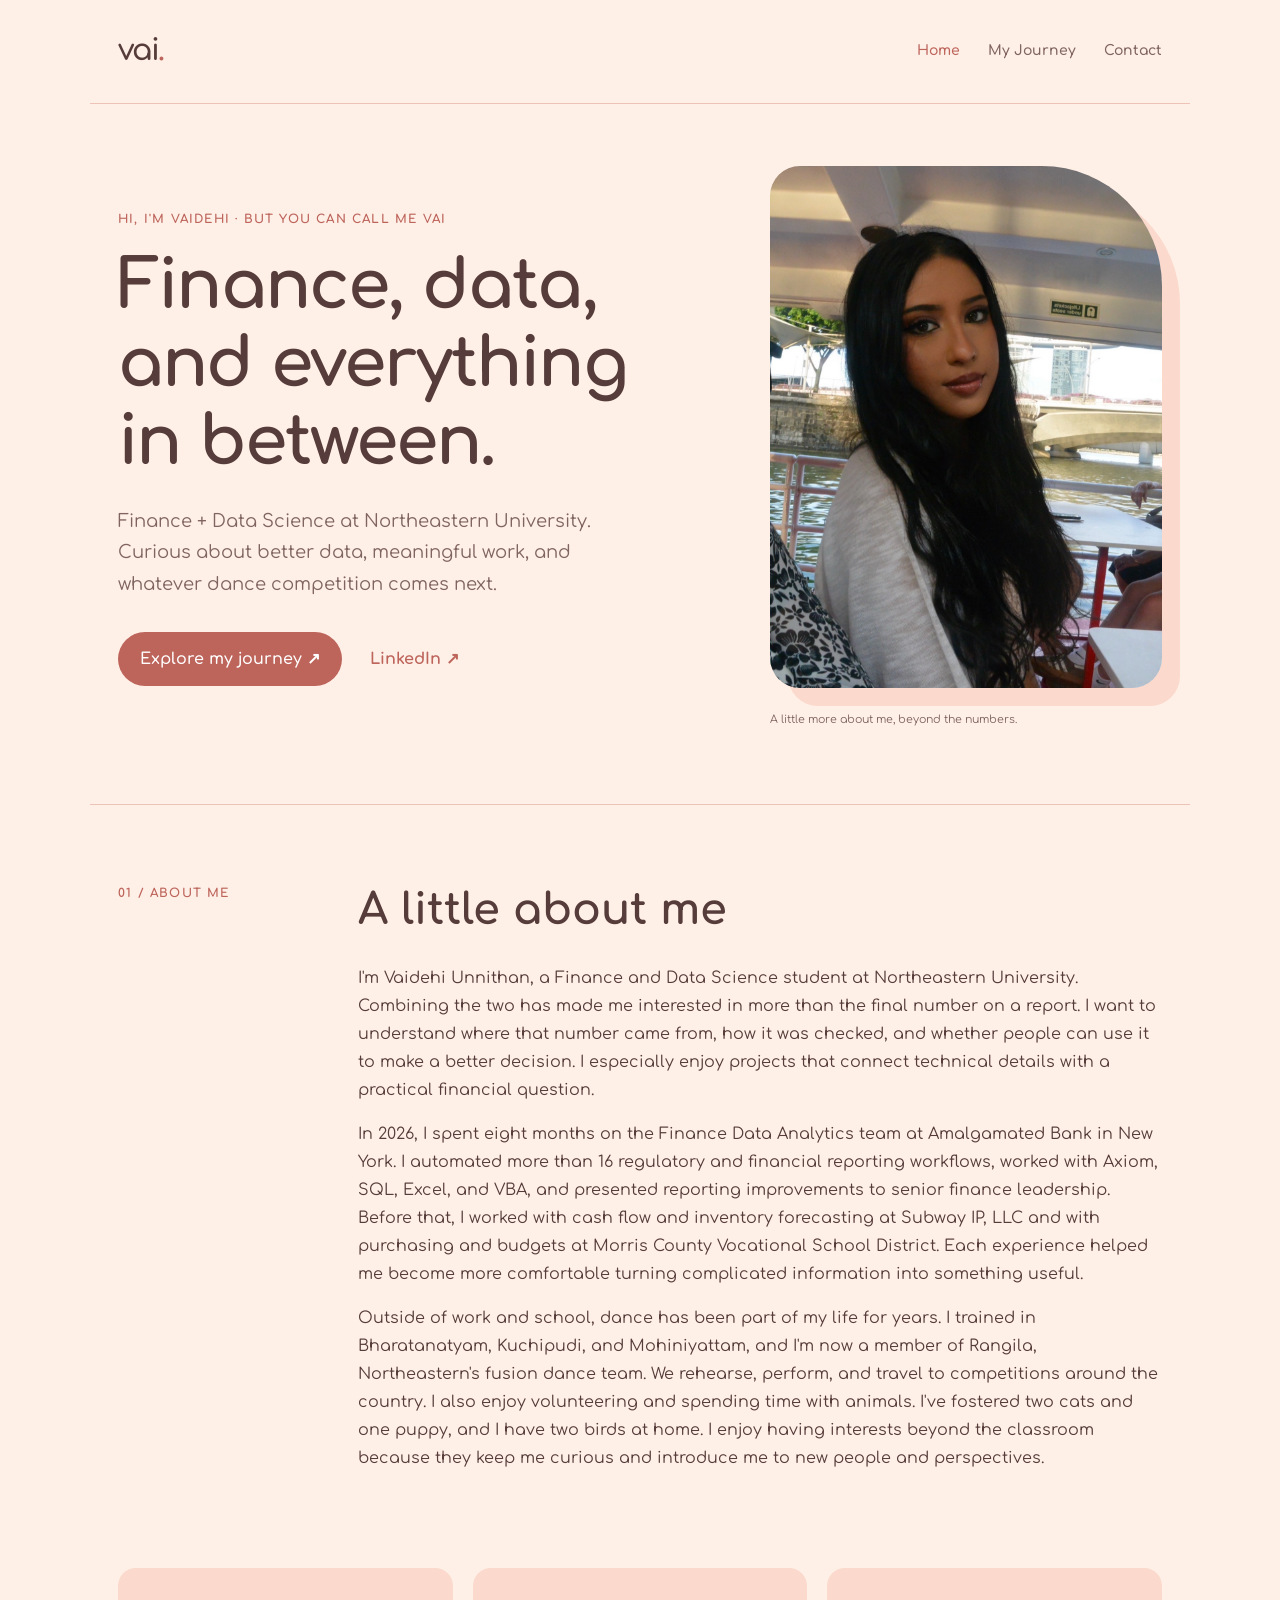
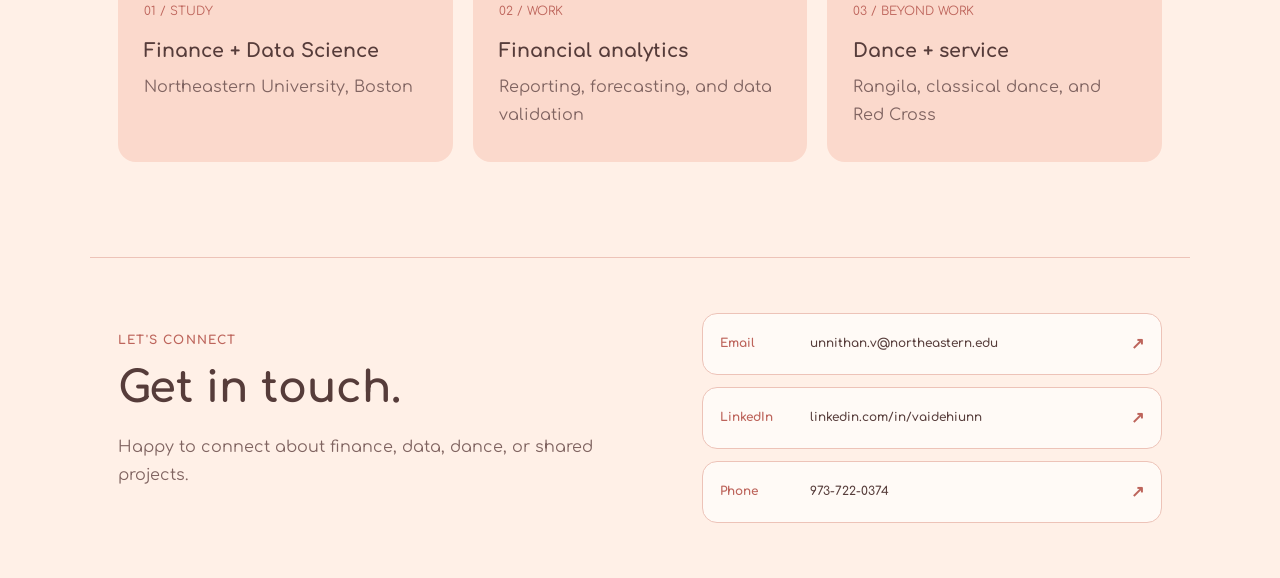
<file: index.html>
<!DOCTYPE html>
<html lang="en"><head><meta charset="utf-8"/><meta content="width=device-width,initial-scale=1" name="viewport"/><meta content="Vaidehi Unnithan | Finance, data science, dance, and community" name="description"/><title>Vaidehi Unnithan | Home</title><link href="styles.css" rel="stylesheet"/></head><body>
<header class="site-header"><a class="logo" href="index.html">vai<span>.</span></a><nav aria-label="Main navigation"><a aria-current="page" class="active" href="index.html">Home</a><a href="achievements.html">My Journey</a><a href="#contact">Contact</a></nav></header>
<main><section class="hero wrap"><div><div class="eyebrow">HI, I'M VAIDEHI · BUT YOU CAN CALL ME VAI</div><h1>Finance, data, and everything in between.</h1><p class="lead">Finance + Data Science at Northeastern University. Curious about better data, meaningful work, and whatever dance competition comes next.</p><div class="hero-links"><a class="button" href="achievements.html">Explore my journey ↗</a><a class="text-link" href="https://www.linkedin.com/in/vaidehiunn/" rel="noopener noreferrer" target="_blank">LinkedIn ↗</a></div></div><figure class="portrait"><img alt="Portrait of Vaidehi" src="assets/vai-portrait.jpg"/><figcaption>A little more about me, beyond the numbers.</figcaption></figure></section>
<section aria-labelledby="about-title" class="wrap about"><div class="section-kicker">01 / ABOUT ME</div><div><h2 id="about-title">A little about me</h2><p>I'm Vaidehi Unnithan, a Finance and Data Science student at Northeastern University. Combining the two has made me interested in more than the final number on a report. I want to understand where that number came from, how it was checked, and whether people can use it to make a better decision. I especially enjoy projects that connect technical details with a practical financial question.</p><p>In 2026, I spent eight months on the Finance Data Analytics team at Amalgamated Bank in New York. I automated more than 16 regulatory and financial reporting workflows, worked with Axiom, SQL, Excel, and VBA, and presented reporting improvements to senior finance leadership. Before that, I worked with cash flow and inventory forecasting at Subway IP, LLC and with purchasing and budgets at Morris County Vocational School District. Each experience helped me become more comfortable turning complicated information into something useful.</p><p>Outside of work and school, dance has been part of my life for years. I trained in Bharatanatyam, Kuchipudi, and Mohiniyattam, and I'm now a member of Rangila, Northeastern's fusion dance team. We rehearse, perform, and travel to competitions around the country. I also enjoy volunteering and spending time with animals. I've fostered two cats and one puppy, and I have two birds at home. I enjoy having interests beyond the classroom because they keep me curious and introduce me to new people and perspectives.</p></div></section>
<section aria-label="At a glance" class="wrap quick-notes"><article><span>01 / STUDY</span><h3>Finance + Data Science</h3><p>Northeastern University, Boston</p></article><article><span>02 / WORK</span><h3>Financial analytics</h3><p>Reporting, forecasting, and data validation</p></article><article><span>03 / BEYOND WORK</span><h3>Dance + service</h3><p>Rangila, classical dance, and Red Cross</p></article></section>
<section class="wrap contact" id="contact"><div><div class="section-kicker">LET'S CONNECT</div><h2>Get in touch.</h2><p>Happy to connect about finance, data, dance, or shared projects.</p></div><div class="contact-links"><a class="contact-row" href="mailto:unnithan.v@northeastern.edu"><span class="contact-type">Email</span><span class="contact-value">unnithan.v@northeastern.edu</span><span aria-hidden="true" class="contact-arrow">↗</span></a>
<a class="contact-row" href="https://www.linkedin.com/in/vaidehiunn/" rel="noopener noreferrer" target="_blank"><span class="contact-type">LinkedIn</span><span class="contact-value">linkedin.com/in/vaidehiunn</span><span aria-hidden="true" class="contact-arrow">↗</span></a>
<a class="contact-row" href="tel:+19737220374"><span class="contact-type">Phone</span><span class="contact-value">973-722-0374</span><span aria-hidden="true" class="contact-arrow">↗</span></a></div></section></main></body></html>
</file>
<file: styles.css>
@import url('https://fonts.googleapis.com/css2?family=Comfortaa:wght@400;500;600;700&display=swap');
:root{--bg:#fff0e7;--ink:#563c3a;--muted:#806461;--accent:#bd645b;--soft:#fbd9cc;--line:#edc3b8;--white:#fffaf6}*{box-sizing:border-box}html{scroll-behavior:smooth}body{margin:0;background:var(--bg);color:var(--ink);font-family:'Comfortaa',Arial,sans-serif;line-height:1.75}a{color:inherit}a:focus-visible,button:focus-visible{outline:3px solid var(--accent);outline-offset:4px}.wrap{max-width:1100px;padding:0 28px;margin:0 auto}.site-header{max-width:1100px;padding:25px 28px;margin:auto;display:flex;align-items:center;justify-content:space-between;border-bottom:1px solid var(--line)}.logo{text-decoration:none;font-family:'Comfortaa',sans-serif;font-size:30px;font-weight:600}.logo span{color:var(--accent)}nav{display:flex;gap:28px}nav a{text-decoration:none;font-size:14px;color:var(--muted);font-weight:600}nav a:hover,nav a.active{color:var(--accent)}.hero{display:grid;grid-template-columns:1.2fr .8fr;gap:64px;align-items:center;min-height:590px;padding-top:62px;padding-bottom:75px}.eyebrow,.section-kicker{font-size:12px;letter-spacing:2.3px;color:var(--accent);font-weight:700}.hero h1,.journey>h1{font-size:clamp(44px,5.3vw,72px);letter-spacing:-1.8px;line-height:1.15;max-width:700px;margin:17px 0 25px;font-family:'Comfortaa',Arial,sans-serif;font-weight:500}.hero h1 em,.journey h1 em{color:var(--accent);font-weight:500}.lead{color:var(--muted);font-size:18px;max-width:540px}.hero-links{display:flex;align-items:center;gap:28px;margin-top:32px;flex-wrap:wrap}.button{display:inline-block;padding:13px 22px;border-radius:999px;text-decoration:none;background:var(--accent);color:#fff;font-weight:600}.button:hover{background:var(--ink)}.text-link{color:var(--accent);font-weight:700;text-decoration:none}.text-link:hover{text-decoration:underline}.portrait,.story-photo{margin:0}.portrait img,.story-photo img{width:100%;display:block;object-fit:cover;border-radius:170px 170px 9px 9px;box-shadow:18px 18px 0 var(--soft)}figcaption{font-size:11px;color:var(--muted);margin-top:22px}.about{padding-top:78px;padding-bottom:80px;border-top:1px solid var(--line);display:grid;grid-template-columns:210px 1fr;gap:30px}.about h2,.contact h2,.journey h2{font-family:'Comfortaa',Arial,sans-serif;font-weight:500;font-size:clamp(30px,3.4vw,43px);line-height:1.3;margin:0 0 25px}.about p,.journey p{color:var(--ink)}.quick-notes{display:grid;grid-template-columns:repeat(3,1fr);gap:20px;padding-bottom:95px}.quick-notes article{background:var(--soft);padding:28px 26px;min-height:180px}.quick-notes span{font-size:12px;color:var(--accent)}.quick-notes h3{margin:10px 0 0;font-size:19px}.quick-notes p{color:var(--muted);margin:5px 0}.contact{padding-top:55px;padding-bottom:55px;border-top:1px solid var(--line);display:flex;justify-content:space-between;gap:35px;align-items:center}.contact h2{margin-top:10px;margin-bottom:8px}.contact p{color:var(--muted)}.contact-links{display:flex;gap:15px;flex-wrap:wrap}.contact-links a{border:1px solid var(--line);padding:11px 19px;text-decoration:none;font-weight:600;white-space:nowrap}.contact-links a:hover{border-color:var(--accent);color:var(--accent)}.footer{border-top:1px solid var(--line);padding-top:22px;padding-bottom:30px;display:flex;justify-content:space-between;color:var(--muted);font-size:12px;gap:15px}.journey{padding-top:64px;padding-bottom:90px}.journey>h1{font-size:clamp(40px,5vw,62px);max-width:820px}.journey-intro{font-size:18px;max-width:720px;margin-bottom:74px}.split-story{display:grid;grid-template-columns:1.35fr .65fr;gap:70px;align-items:center;padding-bottom:65px;border-bottom:1px solid var(--line)}.story-photo img{border-radius:8px 140px 8px 8px}.experiences{padding:60px 0;border-bottom:1px solid var(--line)}.highlights{padding:0;margin:0;list-style:none;display:grid;grid-template-columns:repeat(2,1fr);gap:18px}.highlights li{border-left:3px solid var(--accent);background:var(--white);padding:18px 22px}.highlights strong{display:block}.highlights span{display:block;font-size:13px;color:var(--muted);margin-top:4px}.viz-section{padding:62px 0;border-bottom:1px solid var(--line)}.viz-section>p{max-width:790px}.chart{width:100%;margin-top:30px;overflow-x:auto;background:var(--white);border:1px solid var(--line);border-radius:7px;padding:15px}.chart svg{display:block;max-width:100%;height:auto}.chart-detail{min-height:65px;padding:14px 19px;background:var(--soft);font-size:14px;border-radius:4px;margin-top:15px}.chart-note{font-size:12px;color:var(--muted)}.bar{cursor:pointer}.bar:hover{opacity:.78}.outside{padding:60px 0}.outside p{max-width:800px}.outside a{display:inline-block;margin-top:12px}@media(max-width:760px){.hero,.about,.split-story{grid-template-columns:1fr;gap:35px}.hero{padding-top:48px;min-height:auto}.portrait{max-width:380px}.about{padding-top:55px}.quick-notes,.highlights{grid-template-columns:1fr}.contact,.footer{flex-direction:column;align-items:start}.site-header{padding:18px 20px}.site-header nav{gap:14px}.wrap{padding-left:20px;padding-right:20px}.journey{padding-top:45px}.journey-intro{margin-bottom:45px}}

/* Additional gallery and achievement styling */
.feature-story{display:grid;grid-template-columns:1.25fr .75fr;gap:54px;align-items:center;margin:60px 0 35px;padding:35px 0;border-top:1px solid var(--line)}.feature-story.reverse{grid-template-columns:1fr 1fr}.feature-story figure,.photo-strip figure{margin:0}.feature-story img{display:block;width:100%;max-height:440px;object-fit:cover;border-radius:8px}.feature-story figure figcaption,.photo-strip figcaption{margin:8px 0;color:var(--muted)}.photo-strip{display:grid;grid-template-columns:repeat(3,1fr);gap:16px;margin:16px 0 55px}.photo-strip img{width:100%;height:210px;object-fit:cover;border-radius:6px;display:block}.dance-photos{grid-template-columns:1fr 1fr}.dance-photos img{height:350px}.impact-card{padding:28px 35px;background:var(--soft);border-radius:10px}.impact-card span{display:block;font:500 55px 'Comfortaa',sans-serif;color:var(--accent);line-height:1.25}.impact-card strong{display:block}.impact-card p{margin:3px 0 28px}.impact-card p:last-child{margin-bottom:0}.journey .section-kicker{margin-bottom:12px}@media(max-width:760px){.feature-story,.feature-story.reverse{grid-template-columns:1fr;gap:18px}.photo-strip{grid-template-columns:1fr 1fr}.photo-strip img,.dance-photos img{height:190px}.photo-strip figure:last-child:nth-child(odd){grid-column:span 2}.hero .portrait img{max-height:450px;object-position:center 45%}}

/* Peach palette and friendly rounded Comfortaa typography */
.logo{letter-spacing:-1.6px}.hero h1,.journey>h1{font-weight:700}.about h2,.contact h2,.journey h2{font-weight:700}.quick-notes article,.highlights li,.chart,.impact-card{border-radius:18px}.contact-links a{border-radius:999px}.feature-story img,.photo-strip img{border-radius:17px}.portrait img{border-radius:30px 120px 30px 30px}.story-photo img{border-radius:20px 110px 20px 20px}.impact-card span{font-family:Comfortaa,Arial,sans-serif;font-weight:700}.eyebrow,.section-kicker{letter-spacing:1.2px}

/* Homepage portrait is taller than the previous group photo. */
.hero .portrait img{aspect-ratio:3/4;object-fit:cover;object-position:center 43%}

/* Latest edits: plain type and simple contact details */
em, i {font-style:normal;}
.contact-links {align-items:center;}
.contact-links .button {background:var(--accent);color:#fff;border-color:var(--accent);}
.contact-links .button:hover {background:var(--ink);color:#fff;}
.contact-detail {font-size:13px;color:var(--muted);font-weight:600;}
.feature-story h3 {font-size:19px;line-height:1.4;margin:26px 0 8px;font-weight:700;color:var(--accent);}

/* Final refinements: colored keyword and equally aligned contact links */
.accent-word{color:var(--accent);font-style:normal;font-weight:700}
.contact-links{display:grid;grid-template-columns:minmax(0,1fr);gap:12px;align-items:stretch;width:100%;max-width:460px}
.contact-links .contact-row{display:grid;grid-template-columns:78px minmax(0,1fr) 18px;align-items:center;gap:12px;width:100%;min-height:62px;padding:13px 17px;background:var(--white);border:1px solid var(--line);border-radius:15px;color:var(--ink);white-space:normal;text-decoration:none;transition:background .15s ease,border-color .15s ease,transform .15s ease}
.contact-links .contact-row:hover{background:var(--soft);border-color:var(--accent);color:var(--ink);transform:translateY(-1px)}
.contact-type{font-size:12px;font-weight:700;color:var(--accent)}
.contact-value{font-size:12px;font-weight:600;overflow-wrap:anywhere}
.contact-arrow{justify-self:end;font-size:16px;color:var(--accent)}
.feature-story .role-heading{margin:30px 0 9px;color:var(--ink);font-size:17px;line-height:1.5}
.feature-story .role-heading span{display:block;color:var(--accent);font-size:11px;font-weight:700;margin-top:3px}
@media(max-width:450px){.contact-links .contact-row{grid-template-columns:1fr 18px;gap:2px 8px}.contact-type{grid-column:1}.contact-value{grid-column:1}.contact-arrow{grid-column:2;grid-row:1/span 2}}
</file>
